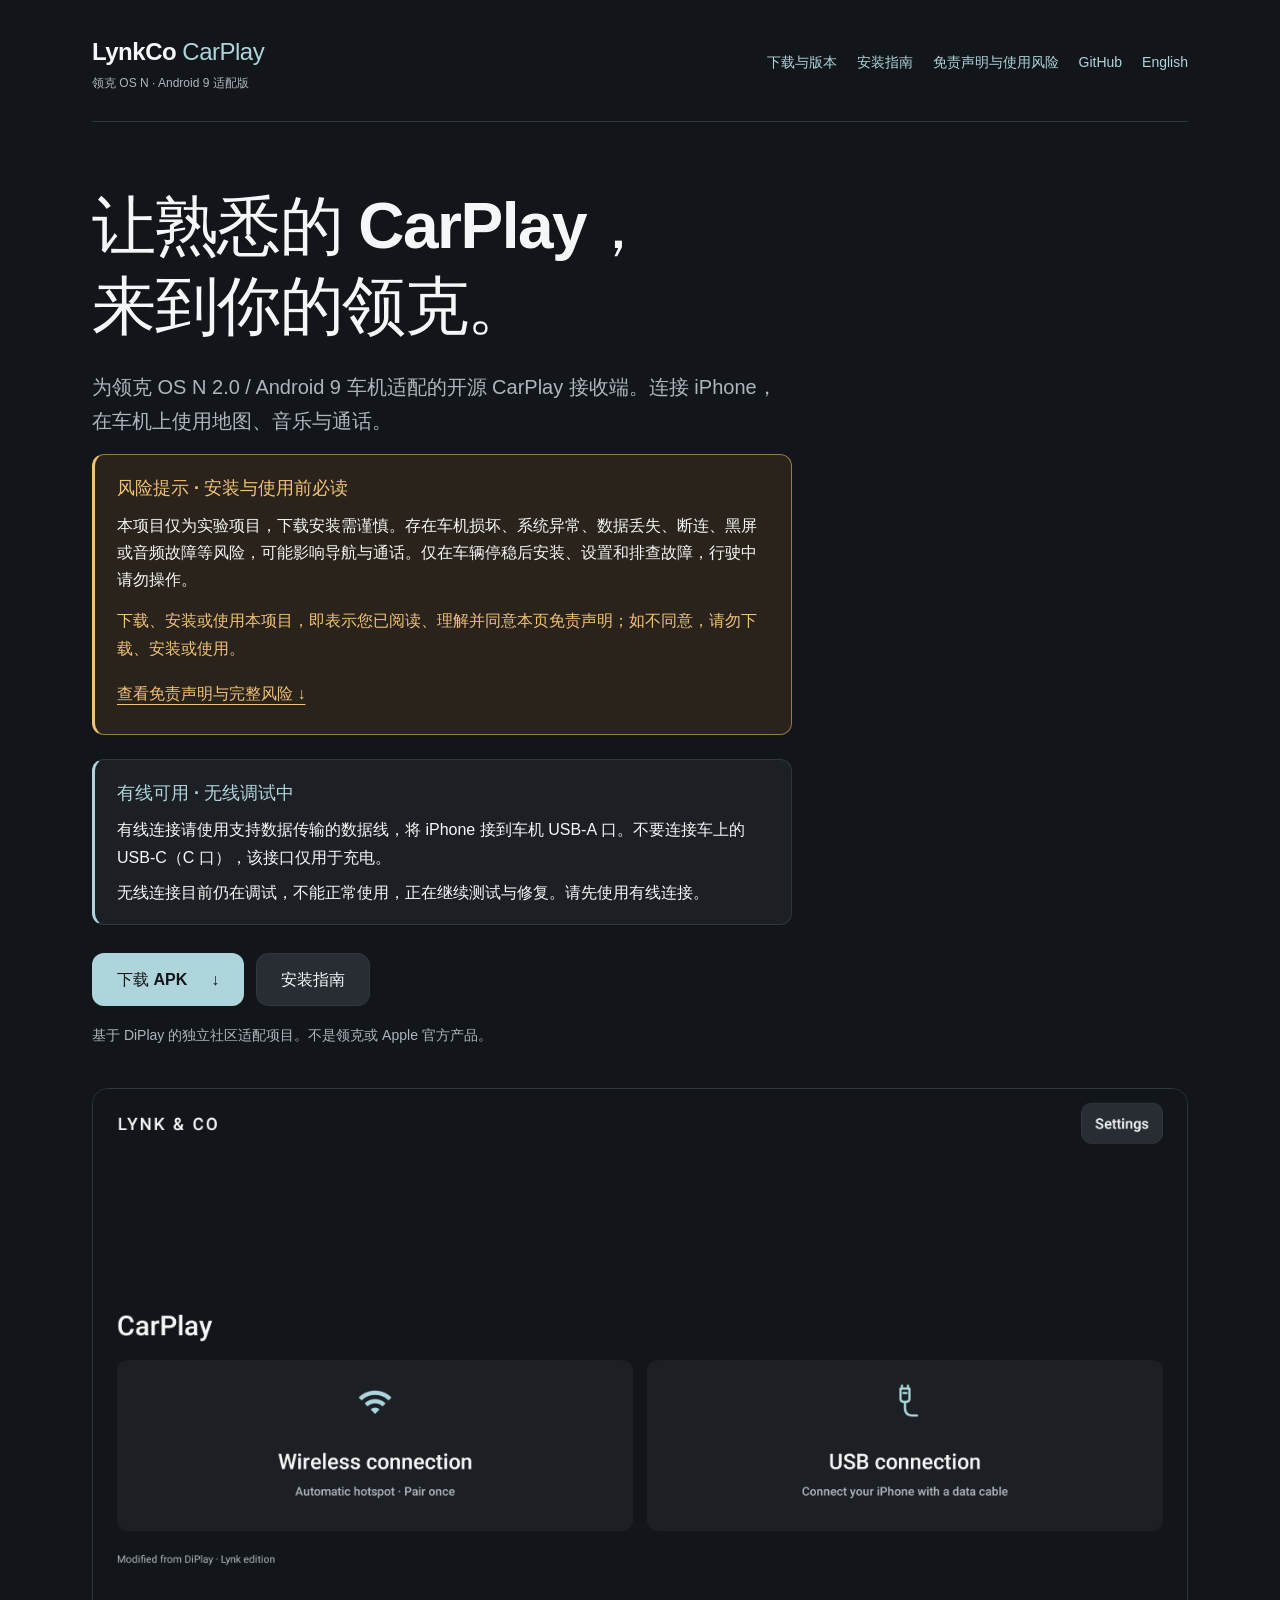
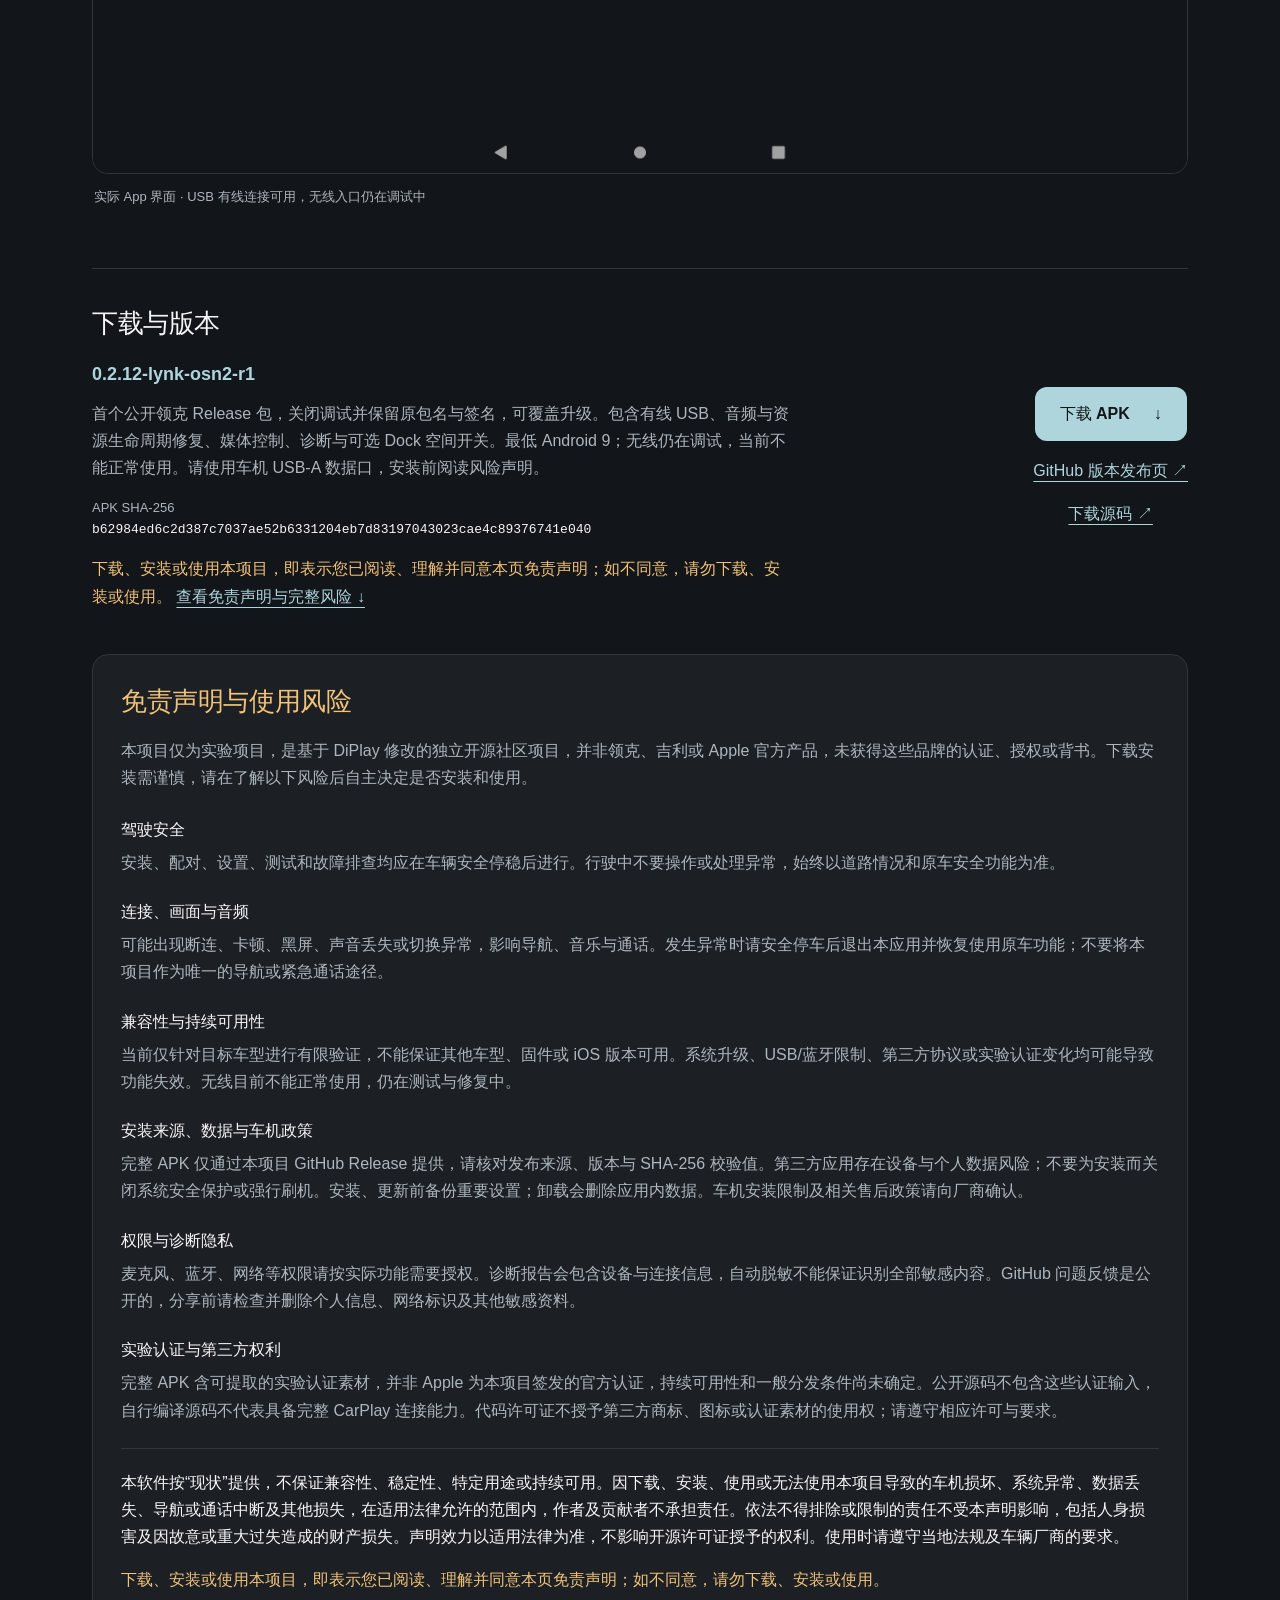
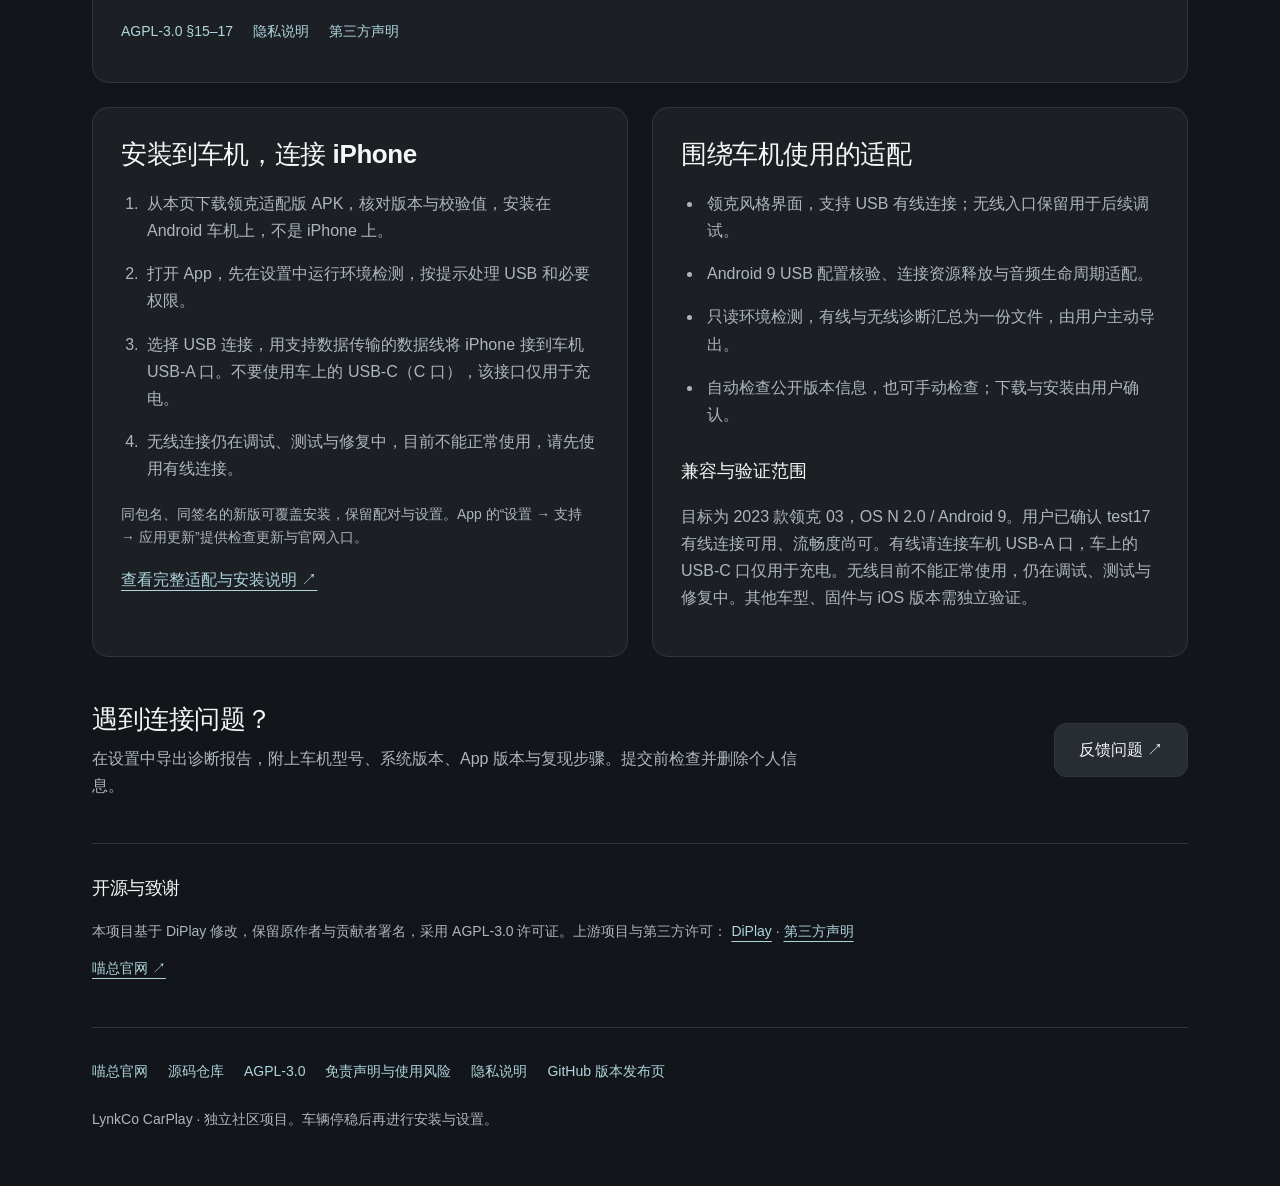
<file: site/index.html>
<!doctype html>
<html lang="zh-Hans"><head><meta charset="utf-8"><meta name="viewport" content="width=device-width,initial-scale=1">
<title>LynkCo CarPlay · 领克 OS N · Android 9 适配版</title><meta name="description" content="为领克 OS N 2.0 / Android 9 车机适配的开源 CarPlay 接收端。连接 iPhone，在车机上使用地图、音乐与通话。"><meta name="theme-color" content="#121519">
<link rel="icon" href="./assets/icon.png"><link rel="stylesheet" href="./assets/site.css"><link rel="canonical" href="https://soBigRice.github.io/LynkCo-DiPlay/">
<link rel="alternate" hreflang="zh-Hans" href="https://soBigRice.github.io/LynkCo-DiPlay/"><link rel="alternate" hreflang="en" href="https://soBigRice.github.io/LynkCo-DiPlay/en/">
<meta property="og:title" content="LynkCo CarPlay"><meta property="og:description" content="为领克 OS N 2.0 / Android 9 车机适配的开源 CarPlay 接收端。连接 iPhone，在车机上使用地图、音乐与通话。"><meta property="og:image" content="https://soBigRice.github.io/LynkCo-DiPlay/assets/home.png"><meta property="og:url" content="https://soBigRice.github.io/LynkCo-DiPlay/"><meta property="og:type" content="website">
</head><body><main>
<header><a class="brand" href="./"><strong>LynkCo <span>CarPlay</span></strong><small>领克 OS N · Android 9 适配版</small></a>
<nav aria-label="主导航"><a href="#download">下载与版本</a><a href="#install">安装指南</a><a href="#disclaimer">免责声明与使用风险</a><a href="https://github.com/soBigRice/LynkCo-DiPlay">GitHub</a><a href="./en/" lang="en">English</a></nav></header>
<section class="hero"><h1>让熟悉的 CarPlay，<br>来到你的领克。</h1><p class="intro">为领克 OS N 2.0 / Android 9 车机适配的开源 CarPlay 接收端。连接 iPhone，在车机上使用地图、音乐与通话。</p>
<aside class="risk-notice" aria-labelledby="risk-title"><strong id="risk-title">风险提示 · 安装与使用前必读</strong><p>本项目仅为实验项目，下载安装需谨慎。存在车机损坏、系统异常、数据丢失、断连、黑屏或音频故障等风险，可能影响导航与通话。仅在车辆停稳后安装、设置和排查故障，行驶中请勿操作。</p><p class="agreement-note">下载、安装或使用本项目，即表示您已阅读、理解并同意本页免责声明；如不同意，请勿下载、安装或使用。</p><a href="#disclaimer">查看免责声明与完整风险 ↓</a></aside>
<aside class="connection-notice" aria-labelledby="connection-status"><strong id="connection-status">有线可用 · 无线调试中</strong><p>有线连接请使用支持数据传输的数据线，将 iPhone 接到车机 USB-A 口。不要连接车上的 USB-C（C 口），该接口仅用于充电。</p><p>无线连接目前仍在调试，不能正常使用，正在继续测试与修复。请先使用有线连接。</p></aside>
<div class="actions"><a class="button" href="https://github.com/soBigRice/LynkCo-DiPlay/releases/download/lynk-v0.2.12-r1/LynkCo-CarPlay-0.2.12-r1.apk">下载 APK <span aria-hidden="true">↓</span></a><a class="button secondary" href="#install">安装指南</a></div><p class="note">基于 DiPlay 的独立社区适配项目。不是领克或 Apple 官方产品。</p></section>
<figure class="product"><a href="./assets/home.png"><img src="./assets/home.png" width="2560" height="1600" alt="领克适配版实际 App 首页，包含无线连接与 USB 连接两个入口" fetchpriority="high"></a><figcaption>实际 App 界面 · USB 有线连接可用，无线入口仍在调试中</figcaption></figure>
<section class="download-section" id="download"><div><h2>下载与版本</h2><p class="version">0.2.12-lynk-osn2-r1</p><p>首个公开领克 Release 包，关闭调试并保留原包名与签名，可覆盖升级。包含有线 USB、音频与资源生命周期修复、媒体控制、诊断与可选 Dock 空间开关。最低 Android 9；无线仍在调试，当前不能正常使用。请使用车机 USB-A 数据口，安装前阅读风险声明。</p><p class="checksum">APK SHA-256<br><code>b62984ed6c2d387c7037ae52b6331204eb7d83197043023cae4c89376741e040</code></p><p class="agreement-note">下载、安装或使用本项目，即表示您已阅读、理解并同意本页免责声明；如不同意，请勿下载、安装或使用。 <a href="#disclaimer">查看免责声明与完整风险 ↓</a></p></div><div class="download-actions"><a class="button" href="https://github.com/soBigRice/LynkCo-DiPlay/releases/download/lynk-v0.2.12-r1/LynkCo-CarPlay-0.2.12-r1.apk">下载 APK <span aria-hidden="true">↓</span></a><a href="https://github.com/soBigRice/LynkCo-DiPlay/releases/tag/lynk-v0.2.12-r1">GitHub 版本发布页 ↗</a><a href="https://github.com/soBigRice/LynkCo-DiPlay/archive/refs/tags/lynk-v0.2.12-r1.zip">下载源码 ↗</a></div></section>
<section class="disclaimer card" id="disclaimer" aria-labelledby="disclaimer-title"><h2 id="disclaimer-title">免责声明与使用风险</h2><p>本项目仅为实验项目，是基于 DiPlay 修改的独立开源社区项目，并非领克、吉利或 Apple 官方产品，未获得这些品牌的认证、授权或背书。下载安装需谨慎，请在了解以下风险后自主决定是否安装和使用。</p><dl><div><dt>驾驶安全</dt><dd>安装、配对、设置、测试和故障排查均应在车辆安全停稳后进行。行驶中不要操作或处理异常，始终以道路情况和原车安全功能为准。</dd></div><div><dt>连接、画面与音频</dt><dd>可能出现断连、卡顿、黑屏、声音丢失或切换异常，影响导航、音乐与通话。发生异常时请安全停车后退出本应用并恢复使用原车功能；不要将本项目作为唯一的导航或紧急通话途径。</dd></div><div><dt>兼容性与持续可用性</dt><dd>当前仅针对目标车型进行有限验证，不能保证其他车型、固件或 iOS 版本可用。系统升级、USB/蓝牙限制、第三方协议或实验认证变化均可能导致功能失效。无线目前不能正常使用，仍在测试与修复中。</dd></div><div><dt>安装来源、数据与车机政策</dt><dd>完整 APK 仅通过本项目 GitHub Release 提供，请核对发布来源、版本与 SHA-256 校验值。第三方应用存在设备与个人数据风险；不要为安装而关闭系统安全保护或强行刷机。安装、更新前备份重要设置；卸载会删除应用内数据。车机安装限制及相关售后政策请向厂商确认。</dd></div><div><dt>权限与诊断隐私</dt><dd>麦克风、蓝牙、网络等权限请按实际功能需要授权。诊断报告会包含设备与连接信息，自动脱敏不能保证识别全部敏感内容。GitHub 问题反馈是公开的，分享前请检查并删除个人信息、网络标识及其他敏感资料。</dd></div><div><dt>实验认证与第三方权利</dt><dd>完整 APK 含可提取的实验认证素材，并非 Apple 为本项目签发的官方认证，持续可用性和一般分发条件尚未确定。公开源码不包含这些认证输入，自行编译源码不代表具备完整 CarPlay 连接能力。代码许可证不授予第三方商标、图标或认证素材的使用权；请遵守相应许可与要求。</dd></div></dl><p class="disclaimer-terms">本软件按“现状”提供，不保证兼容性、稳定性、特定用途或持续可用。因下载、安装、使用或无法使用本项目导致的车机损坏、系统异常、数据丢失、导航或通话中断及其他损失，在适用法律允许的范围内，作者及贡献者不承担责任。依法不得排除或限制的责任不受本声明影响，包括人身损害及因故意或重大过失造成的财产损失。声明效力以适用法律为准，不影响开源许可证授予的权利。使用时请遵守当地法规及车辆厂商的要求。</p><p class="agreement-note">下载、安装或使用本项目，即表示您已阅读、理解并同意本页免责声明；如不同意，请勿下载、安装或使用。</p><nav><a href="https://github.com/soBigRice/LynkCo-DiPlay/blob/main/docs/licenses/DiAuto-AGPL-3.0.txt">AGPL-3.0 §15–17</a><a href="https://github.com/soBigRice/LynkCo-DiPlay/blob/main/docs/PRIVACY.md">隐私说明</a><a href="https://github.com/soBigRice/LynkCo-DiPlay/blob/main/docs/THIRD_PARTY_NOTICES.md">第三方声明</a></nav></section>
<div class="grid"><section class="card" id="install"><h2>安装到车机，连接 iPhone</h2><ol><li>从本页下载领克适配版 APK，核对版本与校验值，安装在 Android 车机上，不是 iPhone 上。</li><li>打开 App，先在设置中运行环境检测，按提示处理 USB 和必要权限。</li><li>选择 USB 连接，用支持数据传输的数据线将 iPhone 接到车机 USB-A 口。不要使用车上的 USB-C（C 口），该接口仅用于充电。</li><li>无线连接仍在调试、测试与修复中，目前不能正常使用，请先使用有线连接。</li></ol><p class="note">同包名、同签名的新版可覆盖安装，保留配对与设置。App 的“设置 → 支持 → 应用更新”提供检查更新与官网入口。</p><a href="https://github.com/soBigRice/LynkCo-DiPlay/blob/main/docs/LYNK_OS_N.md">查看完整适配与安装说明 ↗</a></section>
<section class="card"><h2>围绕车机使用的适配</h2><ul><li>领克风格界面，支持 USB 有线连接；无线入口保留用于后续调试。</li><li>Android 9 USB 配置核验、连接资源释放与音频生命周期适配。</li><li>只读环境检测，有线与无线诊断汇总为一份文件，由用户主动导出。</li><li>自动检查公开版本信息，也可手动检查；下载与安装由用户确认。</li></ul><h3>兼容与验证范围</h3><p>目标为 2023 款领克 03，OS N 2.0 / Android 9。用户已确认 test17 有线连接可用、流畅度尚可。有线请连接车机 USB-A 口，车上的 USB-C 口仅用于充电。无线目前不能正常使用，仍在调试、测试与修复中。其他车型、固件与 iOS 版本需独立验证。</p></section></div>
<section class="support"><div><h2>遇到连接问题？</h2><p>在设置中导出诊断报告，附上车机型号、系统版本、App 版本与复现步骤。提交前检查并删除个人信息。</p></div><a class="button secondary" href="https://github.com/soBigRice/LynkCo-DiPlay/issues/new/choose">反馈问题 ↗</a></section>
<section class="credits"><h2>开源与致谢</h2><p>本项目基于 DiPlay 修改，保留原作者与贡献者署名，采用 AGPL-3.0 许可证。上游项目与第三方许可： <a href="https://github.com/shihabal3amri/DiPlay">DiPlay</a> · <a href="https://github.com/soBigRice/LynkCo-DiPlay/blob/main/docs/THIRD_PARTY_NOTICES.md">第三方声明</a></p><p><a href="https://miaozong.cc/">喵总官网 ↗</a></p></section>
<footer><nav><a href="https://miaozong.cc/">喵总官网</a><a href="https://github.com/soBigRice/LynkCo-DiPlay">源码仓库</a><a href="https://github.com/soBigRice/LynkCo-DiPlay/blob/main/LICENSE">AGPL-3.0</a><a href="#disclaimer">免责声明与使用风险</a><a href="https://github.com/soBigRice/LynkCo-DiPlay/blob/main/docs/PRIVACY.md">隐私说明</a><a href="https://github.com/soBigRice/LynkCo-DiPlay/releases">GitHub 版本发布页</a></nav><p>LynkCo CarPlay · 独立社区项目。车辆停稳后再进行安装与设置。</p></footer>
</main></body></html>
</file>
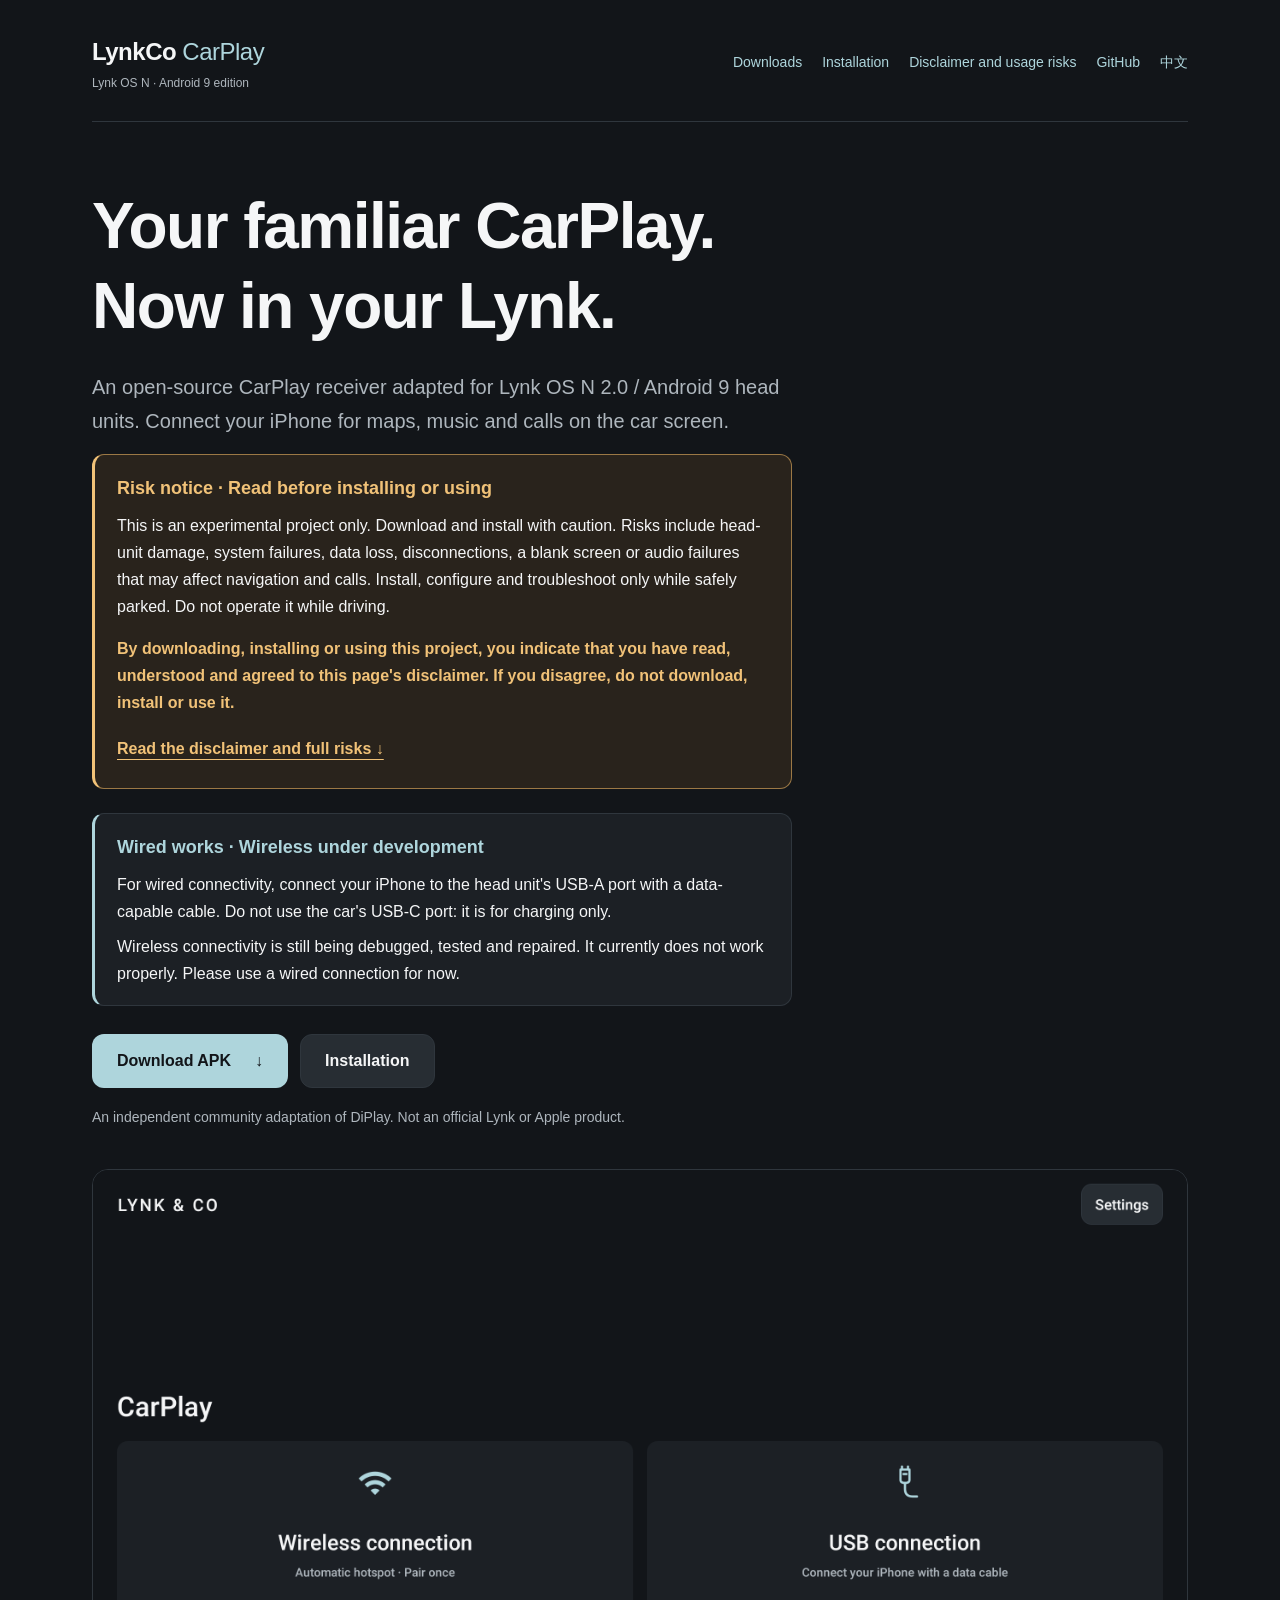
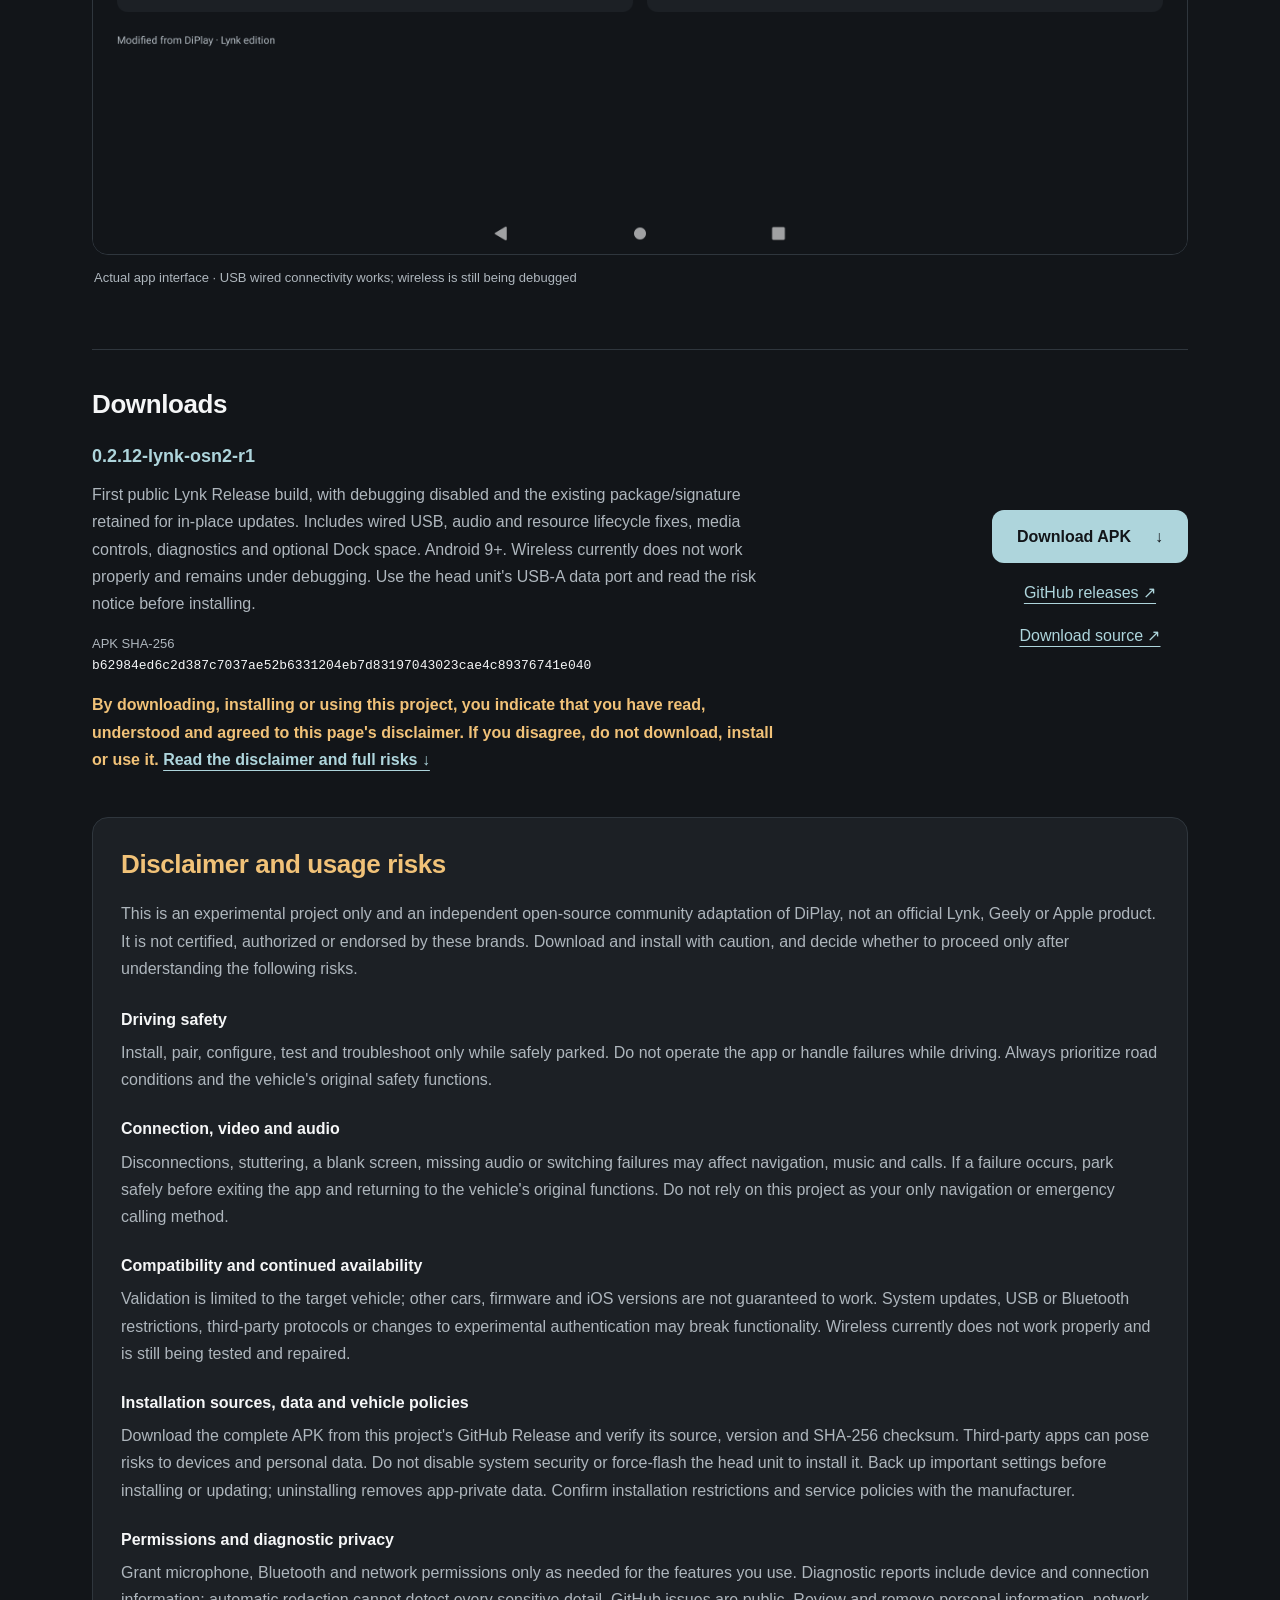
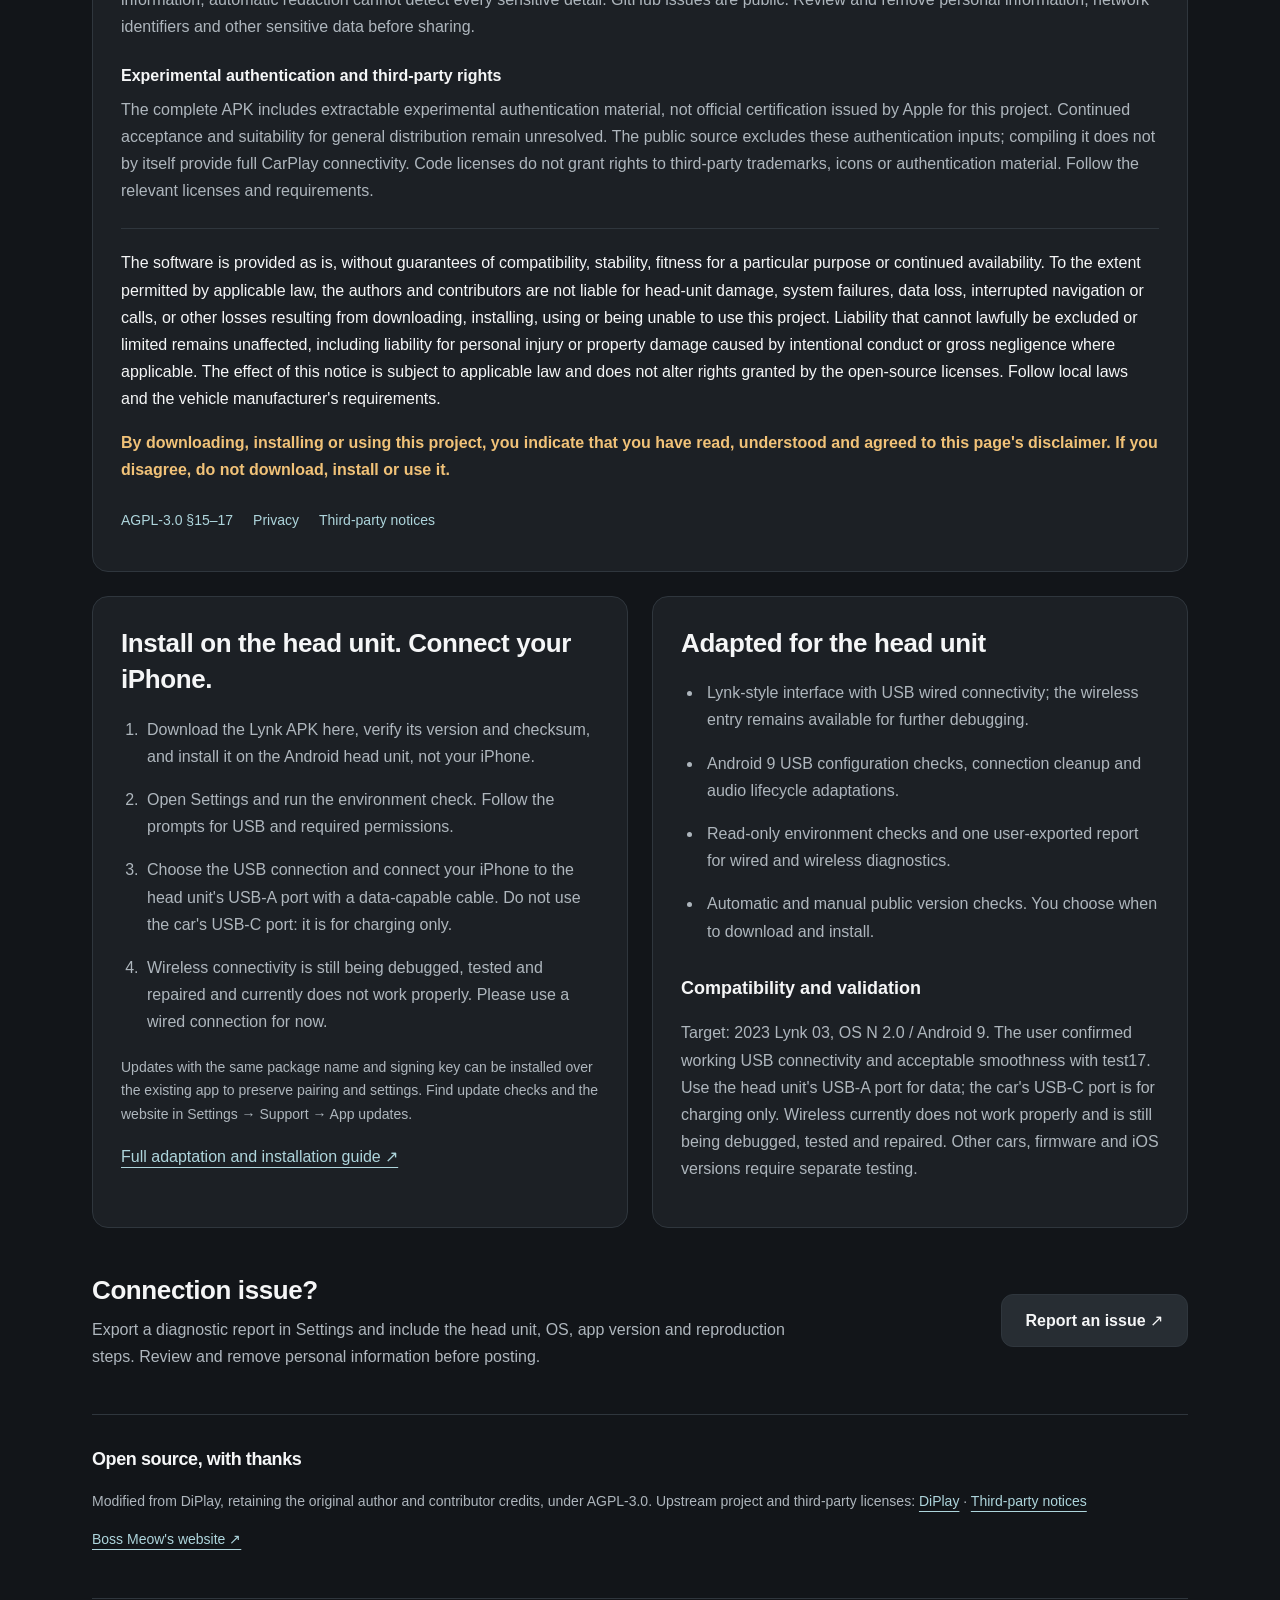
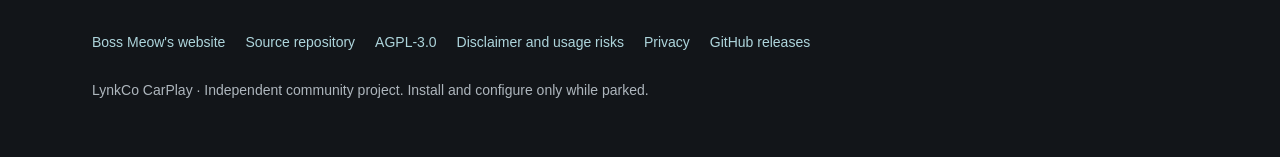
<file: site/en/index.html>
<!doctype html>
<html lang="en"><head><meta charset="utf-8"><meta name="viewport" content="width=device-width,initial-scale=1">
<title>LynkCo CarPlay · Lynk OS N · Android 9 edition</title><meta name="description" content="An open-source CarPlay receiver adapted for Lynk OS N 2.0 / Android 9 head units. Connect your iPhone for maps, music and calls on the car screen."><meta name="theme-color" content="#121519">
<link rel="icon" href="../assets/icon.png"><link rel="stylesheet" href="../assets/site.css"><link rel="canonical" href="https://soBigRice.github.io/LynkCo-DiPlay/en/">
<link rel="alternate" hreflang="zh-Hans" href="https://soBigRice.github.io/LynkCo-DiPlay/"><link rel="alternate" hreflang="en" href="https://soBigRice.github.io/LynkCo-DiPlay/en/">
<meta property="og:title" content="LynkCo CarPlay"><meta property="og:description" content="An open-source CarPlay receiver adapted for Lynk OS N 2.0 / Android 9 head units. Connect your iPhone for maps, music and calls on the car screen."><meta property="og:image" content="https://soBigRice.github.io/LynkCo-DiPlay/assets/home.png"><meta property="og:url" content="https://soBigRice.github.io/LynkCo-DiPlay/en/"><meta property="og:type" content="website">
</head><body><main>
<header><a class="brand" href="../"><strong>LynkCo <span>CarPlay</span></strong><small>Lynk OS N · Android 9 edition</small></a>
<nav aria-label="Main navigation"><a href="#download">Downloads</a><a href="#install">Installation</a><a href="#disclaimer">Disclaimer and usage risks</a><a href="https://github.com/soBigRice/LynkCo-DiPlay">GitHub</a><a href="../" lang="zh-Hans">中文</a></nav></header>
<section class="hero"><h1>Your familiar CarPlay.<br>Now in your Lynk.</h1><p class="intro">An open-source CarPlay receiver adapted for Lynk OS N 2.0 / Android 9 head units. Connect your iPhone for maps, music and calls on the car screen.</p>
<aside class="risk-notice" aria-labelledby="risk-title"><strong id="risk-title">Risk notice · Read before installing or using</strong><p>This is an experimental project only. Download and install with caution. Risks include head-unit damage, system failures, data loss, disconnections, a blank screen or audio failures that may affect navigation and calls. Install, configure and troubleshoot only while safely parked. Do not operate it while driving.</p><p class="agreement-note">By downloading, installing or using this project, you indicate that you have read, understood and agreed to this page&#x27;s disclaimer. If you disagree, do not download, install or use it.</p><a href="#disclaimer">Read the disclaimer and full risks ↓</a></aside>
<aside class="connection-notice" aria-labelledby="connection-status"><strong id="connection-status">Wired works · Wireless under development</strong><p>For wired connectivity, connect your iPhone to the head unit&#x27;s USB-A port with a data-capable cable. Do not use the car&#x27;s USB-C port: it is for charging only.</p><p>Wireless connectivity is still being debugged, tested and repaired. It currently does not work properly. Please use a wired connection for now.</p></aside>
<div class="actions"><a class="button" href="https://github.com/soBigRice/LynkCo-DiPlay/releases/download/lynk-v0.2.12-r1/LynkCo-CarPlay-0.2.12-r1.apk">Download APK <span aria-hidden="true">↓</span></a><a class="button secondary" href="#install">Installation</a></div><p class="note">An independent community adaptation of DiPlay. Not an official Lynk or Apple product.</p></section>
<figure class="product"><a href="../assets/home.png"><img src="../assets/home.png" width="2560" height="1600" alt="Actual Lynk edition home screen with wireless and USB connection choices" fetchpriority="high"></a><figcaption>Actual app interface · USB wired connectivity works; wireless is still being debugged</figcaption></figure>
<section class="download-section" id="download"><div><h2>Downloads</h2><p class="version">0.2.12-lynk-osn2-r1</p><p>First public Lynk Release build, with debugging disabled and the existing package/signature retained for in-place updates. Includes wired USB, audio and resource lifecycle fixes, media controls, diagnostics and optional Dock space. Android 9+. Wireless currently does not work properly and remains under debugging. Use the head unit&#x27;s USB-A data port and read the risk notice before installing.</p><p class="checksum">APK SHA-256<br><code>b62984ed6c2d387c7037ae52b6331204eb7d83197043023cae4c89376741e040</code></p><p class="agreement-note">By downloading, installing or using this project, you indicate that you have read, understood and agreed to this page&#x27;s disclaimer. If you disagree, do not download, install or use it. <a href="#disclaimer">Read the disclaimer and full risks ↓</a></p></div><div class="download-actions"><a class="button" href="https://github.com/soBigRice/LynkCo-DiPlay/releases/download/lynk-v0.2.12-r1/LynkCo-CarPlay-0.2.12-r1.apk">Download APK <span aria-hidden="true">↓</span></a><a href="https://github.com/soBigRice/LynkCo-DiPlay/releases/tag/lynk-v0.2.12-r1">GitHub releases ↗</a><a href="https://github.com/soBigRice/LynkCo-DiPlay/archive/refs/tags/lynk-v0.2.12-r1.zip">Download source ↗</a></div></section>
<section class="disclaimer card" id="disclaimer" aria-labelledby="disclaimer-title"><h2 id="disclaimer-title">Disclaimer and usage risks</h2><p>This is an experimental project only and an independent open-source community adaptation of DiPlay, not an official Lynk, Geely or Apple product. It is not certified, authorized or endorsed by these brands. Download and install with caution, and decide whether to proceed only after understanding the following risks.</p><dl><div><dt>Driving safety</dt><dd>Install, pair, configure, test and troubleshoot only while safely parked. Do not operate the app or handle failures while driving. Always prioritize road conditions and the vehicle&#x27;s original safety functions.</dd></div><div><dt>Connection, video and audio</dt><dd>Disconnections, stuttering, a blank screen, missing audio or switching failures may affect navigation, music and calls. If a failure occurs, park safely before exiting the app and returning to the vehicle&#x27;s original functions. Do not rely on this project as your only navigation or emergency calling method.</dd></div><div><dt>Compatibility and continued availability</dt><dd>Validation is limited to the target vehicle; other cars, firmware and iOS versions are not guaranteed to work. System updates, USB or Bluetooth restrictions, third-party protocols or changes to experimental authentication may break functionality. Wireless currently does not work properly and is still being tested and repaired.</dd></div><div><dt>Installation sources, data and vehicle policies</dt><dd>Download the complete APK from this project&#x27;s GitHub Release and verify its source, version and SHA-256 checksum. Third-party apps can pose risks to devices and personal data. Do not disable system security or force-flash the head unit to install it. Back up important settings before installing or updating; uninstalling removes app-private data. Confirm installation restrictions and service policies with the manufacturer.</dd></div><div><dt>Permissions and diagnostic privacy</dt><dd>Grant microphone, Bluetooth and network permissions only as needed for the features you use. Diagnostic reports include device and connection information; automatic redaction cannot detect every sensitive detail. GitHub issues are public. Review and remove personal information, network identifiers and other sensitive data before sharing.</dd></div><div><dt>Experimental authentication and third-party rights</dt><dd>The complete APK includes extractable experimental authentication material, not official certification issued by Apple for this project. Continued acceptance and suitability for general distribution remain unresolved. The public source excludes these authentication inputs; compiling it does not by itself provide full CarPlay connectivity. Code licenses do not grant rights to third-party trademarks, icons or authentication material. Follow the relevant licenses and requirements.</dd></div></dl><p class="disclaimer-terms">The software is provided as is, without guarantees of compatibility, stability, fitness for a particular purpose or continued availability. To the extent permitted by applicable law, the authors and contributors are not liable for head-unit damage, system failures, data loss, interrupted navigation or calls, or other losses resulting from downloading, installing, using or being unable to use this project. Liability that cannot lawfully be excluded or limited remains unaffected, including liability for personal injury or property damage caused by intentional conduct or gross negligence where applicable. The effect of this notice is subject to applicable law and does not alter rights granted by the open-source licenses. Follow local laws and the vehicle manufacturer&#x27;s requirements.</p><p class="agreement-note">By downloading, installing or using this project, you indicate that you have read, understood and agreed to this page&#x27;s disclaimer. If you disagree, do not download, install or use it.</p><nav><a href="https://github.com/soBigRice/LynkCo-DiPlay/blob/main/docs/licenses/DiAuto-AGPL-3.0.txt">AGPL-3.0 §15–17</a><a href="https://github.com/soBigRice/LynkCo-DiPlay/blob/main/docs/PRIVACY.md">Privacy</a><a href="https://github.com/soBigRice/LynkCo-DiPlay/blob/main/docs/THIRD_PARTY_NOTICES.md">Third-party notices</a></nav></section>
<div class="grid"><section class="card" id="install"><h2>Install on the head unit. Connect your iPhone.</h2><ol><li>Download the Lynk APK here, verify its version and checksum, and install it on the Android head unit, not your iPhone.</li><li>Open Settings and run the environment check. Follow the prompts for USB and required permissions.</li><li>Choose the USB connection and connect your iPhone to the head unit&#x27;s USB-A port with a data-capable cable. Do not use the car&#x27;s USB-C port: it is for charging only.</li><li>Wireless connectivity is still being debugged, tested and repaired and currently does not work properly. Please use a wired connection for now.</li></ol><p class="note">Updates with the same package name and signing key can be installed over the existing app to preserve pairing and settings. Find update checks and the website in Settings → Support → App updates.</p><a href="https://github.com/soBigRice/LynkCo-DiPlay/blob/main/docs/LYNK_OS_N.md">Full adaptation and installation guide ↗</a></section>
<section class="card"><h2>Adapted for the head unit</h2><ul><li>Lynk-style interface with USB wired connectivity; the wireless entry remains available for further debugging.</li><li>Android 9 USB configuration checks, connection cleanup and audio lifecycle adaptations.</li><li>Read-only environment checks and one user-exported report for wired and wireless diagnostics.</li><li>Automatic and manual public version checks. You choose when to download and install.</li></ul><h3>Compatibility and validation</h3><p>Target: 2023 Lynk 03, OS N 2.0 / Android 9. The user confirmed working USB connectivity and acceptable smoothness with test17. Use the head unit&#x27;s USB-A port for data; the car&#x27;s USB-C port is for charging only. Wireless currently does not work properly and is still being debugged, tested and repaired. Other cars, firmware and iOS versions require separate testing.</p></section></div>
<section class="support"><div><h2>Connection issue?</h2><p>Export a diagnostic report in Settings and include the head unit, OS, app version and reproduction steps. Review and remove personal information before posting.</p></div><a class="button secondary" href="https://github.com/soBigRice/LynkCo-DiPlay/issues/new/choose">Report an issue ↗</a></section>
<section class="credits"><h2>Open source, with thanks</h2><p>Modified from DiPlay, retaining the original author and contributor credits, under AGPL-3.0. Upstream project and third-party licenses: <a href="https://github.com/shihabal3amri/DiPlay">DiPlay</a> · <a href="https://github.com/soBigRice/LynkCo-DiPlay/blob/main/docs/THIRD_PARTY_NOTICES.md">Third-party notices</a></p><p><a href="https://miaozong.cc/">Boss Meow&#x27;s website ↗</a></p></section>
<footer><nav><a href="https://miaozong.cc/">Boss Meow&#x27;s website</a><a href="https://github.com/soBigRice/LynkCo-DiPlay">Source repository</a><a href="https://github.com/soBigRice/LynkCo-DiPlay/blob/main/LICENSE">AGPL-3.0</a><a href="#disclaimer">Disclaimer and usage risks</a><a href="https://github.com/soBigRice/LynkCo-DiPlay/blob/main/docs/PRIVACY.md">Privacy</a><a href="https://github.com/soBigRice/LynkCo-DiPlay/releases">GitHub releases</a></nav><p>LynkCo CarPlay · Independent community project. Install and configure only while parked.</p></footer>
</main></body></html>
</file>
<file: site/assets/site.css>
:root{color-scheme:dark;font-family:-apple-system,BlinkMacSystemFont,"Segoe UI","PingFang SC",Arial,sans-serif;--bg:#121519;--surface:#1c2025;--raised:#272d33;--border:#2f363d;--accent:#aed5dc;--text:#f5f6f7;--muted:#aeb6bd;--warning:#f1c278;--warning-bg:#29231c;--warning-border:#9b7845;background:var(--bg);color:var(--text);font-synthesis:none}*{box-sizing:border-box}html{scroll-behavior:smooth;scroll-padding-top:24px}body{margin:0;line-height:1.7}main{max-width:1160px;margin:auto;padding:32px}a{color:var(--accent);text-underline-offset:5px}a:focus-visible{outline:3px solid var(--accent);outline-offset:5px}header{display:flex;align-items:center;justify-content:space-between;gap:24px;padding-bottom:28px;border-bottom:1px solid var(--border)}.brand{text-decoration:none;color:var(--text)}.brand strong{font-size:24px;letter-spacing:-.5px}.brand span{font-weight:400;color:var(--accent)}.brand small{display:block;color:var(--muted);font-size:12px}nav{display:flex;flex-wrap:wrap;gap:20px}nav a{font-size:14px;text-decoration:none;display:inline-flex;align-items:center;min-height:44px}.hero{padding:64px 0 40px;max-width:900px}h1{font-size:clamp(36px,5.5vw,64px);line-height:1.25;letter-spacing:-1.5px;margin:0 0 24px;font-weight:650}h2{font-size:26px;line-height:1.4;margin:0 0 18px;letter-spacing:-.4px}h3{font-size:18px;margin:28px 0 8px}p{color:var(--muted)}.intro{font-size:20px;max-width:700px;margin:0}.connection-notice{max-width:700px;margin-top:24px;padding:18px 22px;background:var(--surface);border:1px solid var(--border);border-inline-start:3px solid var(--accent);border-radius:12px}.connection-notice strong{color:var(--accent);font-size:18px}.connection-notice p{margin:8px 0 0;font-size:16px;color:var(--text)}.risk-notice{max-width:700px;margin-top:16px;padding:18px 22px;background:var(--warning-bg);border:1px solid var(--warning-border);border-inline-start:3px solid var(--warning);border-radius:12px}.risk-notice strong,.risk-notice a{color:var(--warning)}.risk-notice strong{font-size:18px}.risk-notice p{margin:8px 0 10px;color:var(--text);font-size:16px}.risk-notice a{display:inline-flex;align-items:center;min-height:44px;font-weight:600}.risk-notice .agreement-note,.disclaimer .agreement-note,.download-section .agreement-note{color:var(--warning);font-weight:600;margin-top:14px}.risk-notice a:focus-visible{outline-color:var(--warning)}.disclaimer{margin-bottom:24px;border-color:var(--warning-border)}.disclaimer h2{color:var(--warning)}.disclaimer dl{margin:24px 0}.disclaimer dl div+div{margin-top:22px}.disclaimer dt{font-weight:600;color:var(--text)}.disclaimer dd{margin:6px 0 0;color:var(--muted)}.disclaimer .disclaimer-terms{border-top:1px solid var(--border);padding-top:20px;color:var(--text)}.actions{display:flex;flex-wrap:wrap;gap:12px;margin:28px 0 18px}.button{font-size:16px;display:inline-flex;align-items:center;justify-content:center;gap:24px;min-height:52px;background:var(--accent);color:var(--bg);padding:12px 24px;border:1px solid transparent;border-radius:12px;text-decoration:none;font-weight:600}.button:hover{background:#c2e3e8}.button.secondary{background:var(--raised);border-color:var(--border);color:var(--text)}.button.secondary:hover{background:#343d45}.note{font-size:14px;margin:0;color:var(--muted)}.product{margin:0 0 48px}.product img{width:100%;height:auto;display:block;border:1px solid var(--border);border-radius:16px}.product figcaption{font-size:13px;color:var(--muted);padding:12px 2px}.download-section{display:flex;gap:40px;justify-content:space-between;align-items:center;border-top:1px solid var(--border);padding:36px 0 44px}.download-section p{max-width:700px;margin:0}.download-section .version{color:var(--accent);font-size:18px;font-weight:600;margin-bottom:10px}.download-actions{display:flex;flex-direction:column;align-items:center;gap:16px;flex-shrink:0}.grid{display:grid;grid-template-columns:1fr 1fr;gap:24px}.card{background:var(--surface);border:1px solid var(--border);border-radius:16px;padding:28px;min-width:0}ol,ul{padding-inline-start:22px;color:var(--muted);margin:0 0 20px}li{padding-inline-start:4px;margin-bottom:16px}.card p{margin-bottom:16px}.support{display:flex;align-items:center;justify-content:space-between;gap:32px;padding:44px 0;border-bottom:1px solid var(--border)}.support h2{margin-bottom:8px}.support p{max-width:730px;margin:0}.support .button{flex-shrink:0}.credits{padding:32px 0}.credits h2{font-size:18px}.credits p,footer{font-size:14px}footer{border-top:1px solid var(--border);padding:22px 0;color:var(--muted)}footer p{margin-bottom:0}@media(max-width:760px){main{padding:24px 20px}header{align-items:flex-start;flex-direction:column;gap:12px;padding-bottom:20px}nav{gap:16px}.hero{padding:36px 0 28px}h1{letter-spacing:-.7px}.intro{font-size:18px}.product{margin-bottom:24px}.grid{grid-template-columns:1fr}.card{padding:24px}.download-section,.support{align-items:flex-start;flex-direction:column;gap:22px;padding:28px 0}.download-actions{align-items:flex-start}.support .button{width:100%}.credits{padding:28px 0}}@media(prefers-reduced-motion:reduce){html{scroll-behavior:auto}}

.download-section>div:first-child{min-width:0}.download-section .checksum{margin-top:16px;font-size:13px}.checksum code{display:block;overflow-wrap:anywhere;font-family:ui-monospace,SFMono-Regular,Consolas,monospace;color:var(--text)}
</file>
